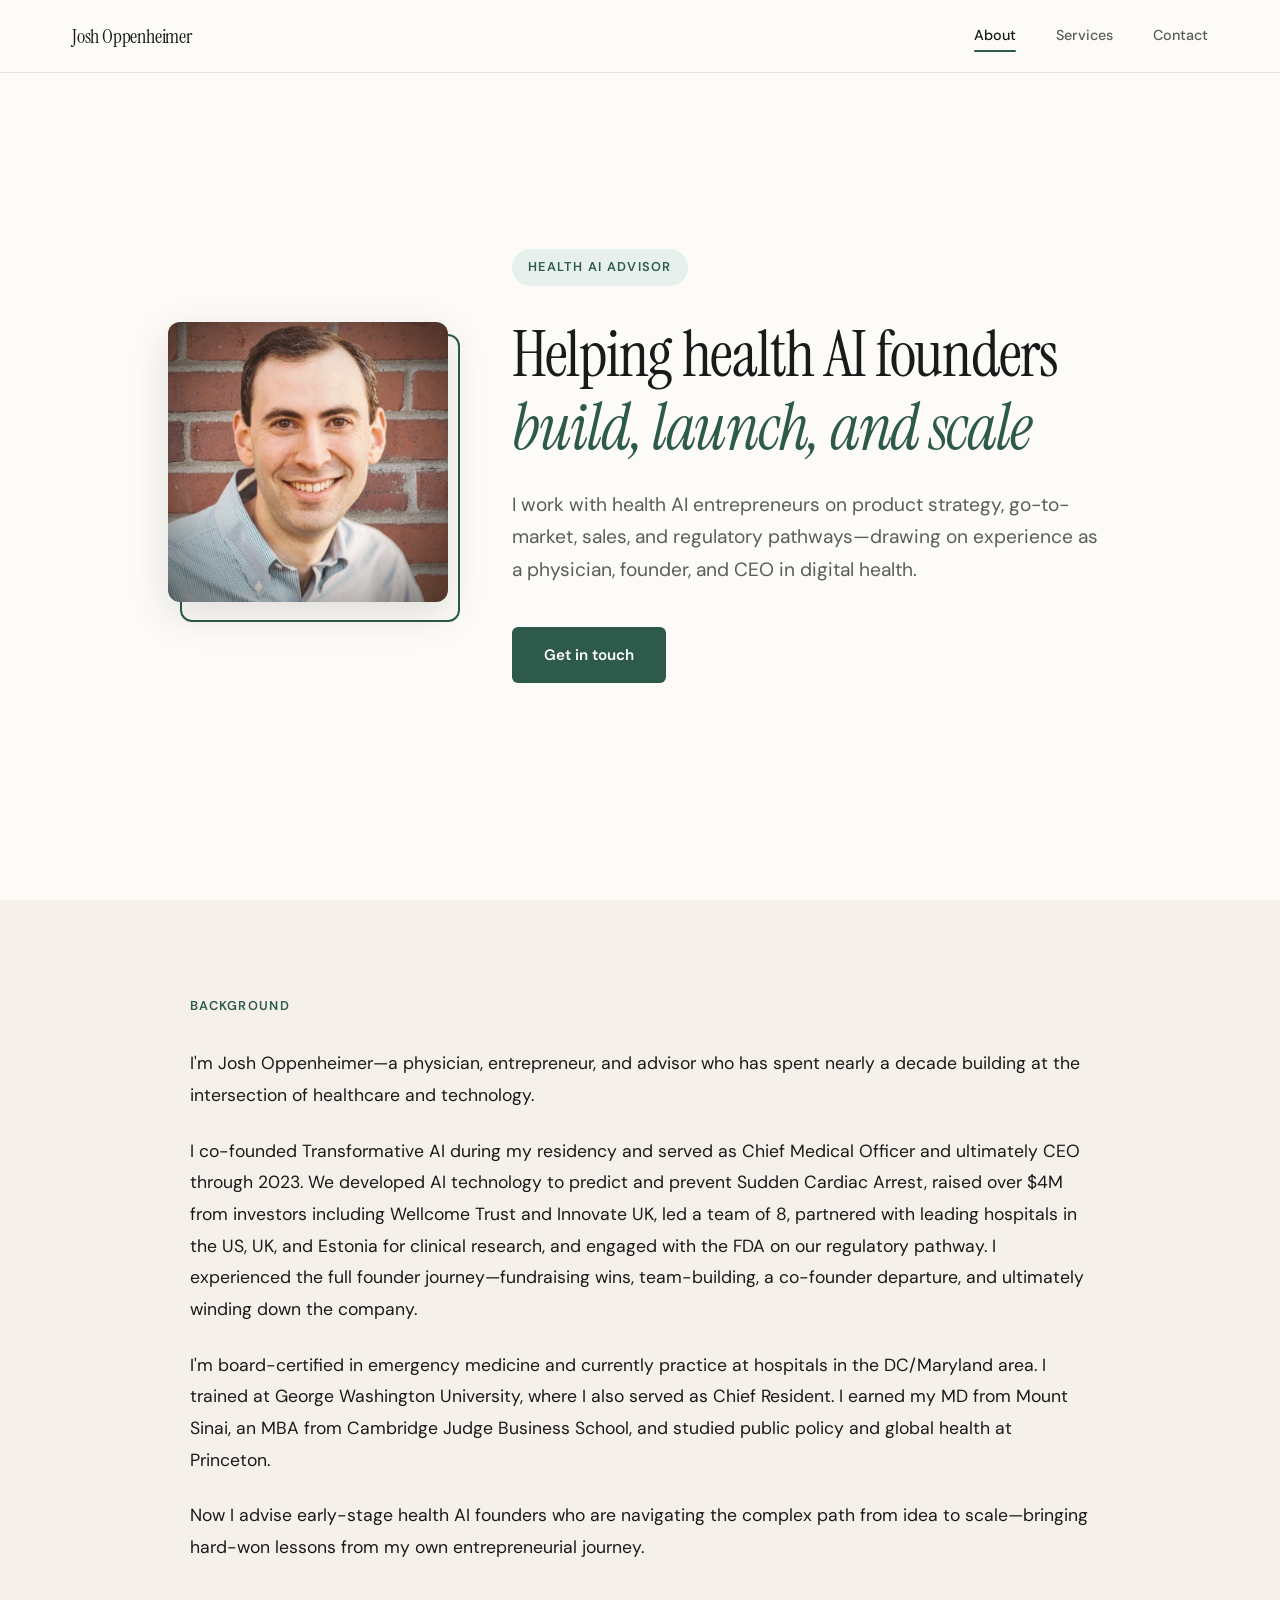
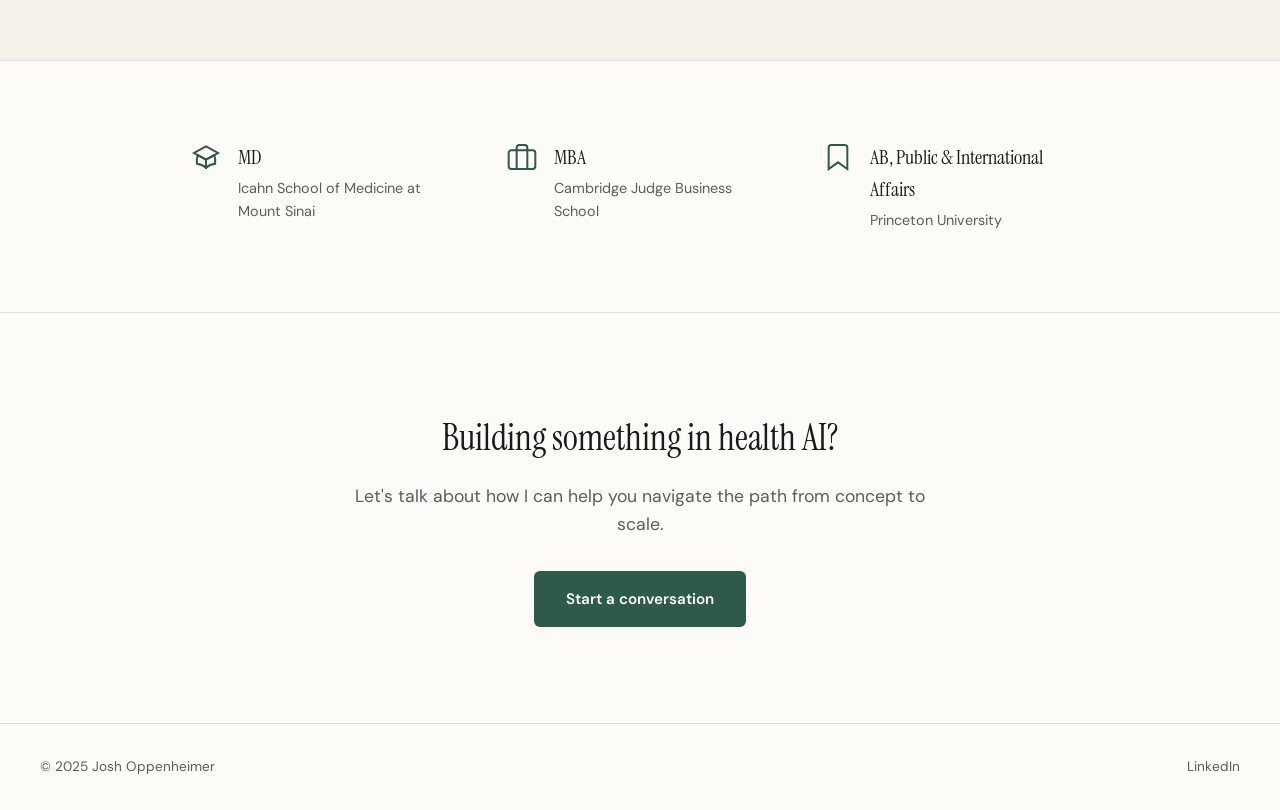
<file: index.html>
<!DOCTYPE html>
<html lang="en">
<head>
    <meta charset="UTF-8">
    <meta name="viewport" content="width=device-width, initial-scale=1.0">
    <title>Josh Oppenheimer, MD, MBA | Health AI Consulting</title>
    <link rel="preconnect" href="https://fonts.googleapis.com">
    <link rel="preconnect" href="https://fonts.gstatic.com" crossorigin>
    <link href="https://fonts.googleapis.com/css2?family=Instrument+Serif:ital@0;1&family=DM+Sans:wght@400;500;600&display=swap" rel="stylesheet">
    <link rel="stylesheet" href="styles.css">
</head>
<body>
    <nav class="nav">
        <div class="nav-container">
            <a href="index.html" class="nav-logo">Josh Oppenheimer</a>
            <div class="nav-links">
                <a href="index.html" class="nav-link active">About</a>
                <a href="services.html" class="nav-link">Services</a>
                <a href="contact.html" class="nav-link">Contact</a>
            </div>
        </div>
    </nav>

    <main>
        <section class="hero">
            <div class="hero-content">
                <div class="hero-photo">
                    <img src="photo.jpg" alt="Josh Oppenheimer" />
                </div>
                <div class="hero-text">
                    <div class="hero-badge">Health AI Advisor</div>
                    <h1 class="hero-title">Helping health AI founders<br><em>build, launch, and scale</em></h1>
                    <p class="hero-subtitle">I work with health AI entrepreneurs on product strategy, go-to-market, sales, and regulatory pathways—drawing on experience as a physician, founder, and CEO in digital health.</p>
                    <a href="contact.html" class="hero-cta">Get in touch</a>
                </div>
            </div>
        </section>

        <section class="about">
            <div class="about-container">
                <div class="about-label">Background</div>
                <div class="about-content">
                    <p>I'm Josh Oppenheimer—a physician, entrepreneur, and advisor who has spent nearly a decade building at the intersection of healthcare and technology.</p>
                    <p>I co-founded Transformative AI during my residency and served as Chief Medical Officer and ultimately CEO through 2023. We developed AI technology to predict and prevent Sudden Cardiac Arrest, raised over $4M from investors including Wellcome Trust and Innovate UK, led a team of 8, partnered with leading hospitals in the US, UK, and Estonia for clinical research, and engaged with the FDA on our regulatory pathway. I experienced the full founder journey—fundraising wins, team-building, a co-founder departure, and ultimately winding down the company.</p>
                    <p>I'm board-certified in emergency medicine and currently practice at hospitals in the DC/Maryland area. I trained at George Washington University, where I also served as Chief Resident. I earned my MD from Mount Sinai, an MBA from Cambridge Judge Business School, and studied public policy and global health at Princeton.</p>
                    <p>Now I advise early-stage health AI founders who are navigating the complex path from idea to scale—bringing hard-won lessons from my own entrepreneurial journey.</p>
                </div>
            </div>
        </section>

        <section class="credentials">
            <div class="credentials-container">
                <div class="credential">
                    <div class="credential-icon">
                        <svg width="32" height="32" viewBox="0 0 24 24" fill="none" stroke="currentColor" stroke-width="1.5">
                            <path d="M12 14l9-5-9-5-9 5 9 5z"/>
                            <path d="M12 14l6.16-3.422a12.083 12.083 0 01.665 6.479A11.952 11.952 0 0012 20.055a11.952 11.952 0 00-6.824-2.998 12.078 12.078 0 01.665-6.479L12 14z"/>
                            <path d="M12 14v7"/>
                        </svg>
                    </div>
                    <div class="credential-text">
                        <span class="credential-title">MD</span>
                        <span class="credential-source">Icahn School of Medicine at Mount Sinai</span>
                    </div>
                </div>
                <div class="credential">
                    <div class="credential-icon">
                        <svg width="32" height="32" viewBox="0 0 24 24" fill="none" stroke="currentColor" stroke-width="1.5">
                            <rect x="2" y="7" width="20" height="14" rx="2"/>
                            <path d="M16 21V5a2 2 0 00-2-2h-4a2 2 0 00-2 2v16"/>
                        </svg>
                    </div>
                    <div class="credential-text">
                        <span class="credential-title">MBA</span>
                        <span class="credential-source">Cambridge Judge Business School</span>
                    </div>
                </div>
                <div class="credential">
                    <div class="credential-icon">
                        <svg width="32" height="32" viewBox="0 0 24 24" fill="none" stroke="currentColor" stroke-width="1.5">
                            <path d="M19 21l-7-5-7 5V5a2 2 0 012-2h10a2 2 0 012 2z"/>
                        </svg>
                    </div>
                    <div class="credential-text">
                        <span class="credential-title">AB, Public & International Affairs</span>
                        <span class="credential-source">Princeton University</span>
                    </div>
                </div>
            </div>
        </section>

        <section class="cta-section">
            <div class="cta-container">
                <h2 class="cta-title">Building something in health AI?</h2>
                <p class="cta-text">Let's talk about how I can help you navigate the path from concept to scale.</p>
                <a href="contact.html" class="cta-button">Start a conversation</a>
            </div>
        </section>
    </main>

    <footer class="footer">
        <div class="footer-container">
            <span>© 2025 Josh Oppenheimer</span>
            <a href="https://www.linkedin.com/in/joshua-s-oppenheimer" target="_blank" rel="noopener">LinkedIn</a>
        </div>
    </footer>
</body>
</html>
</file>
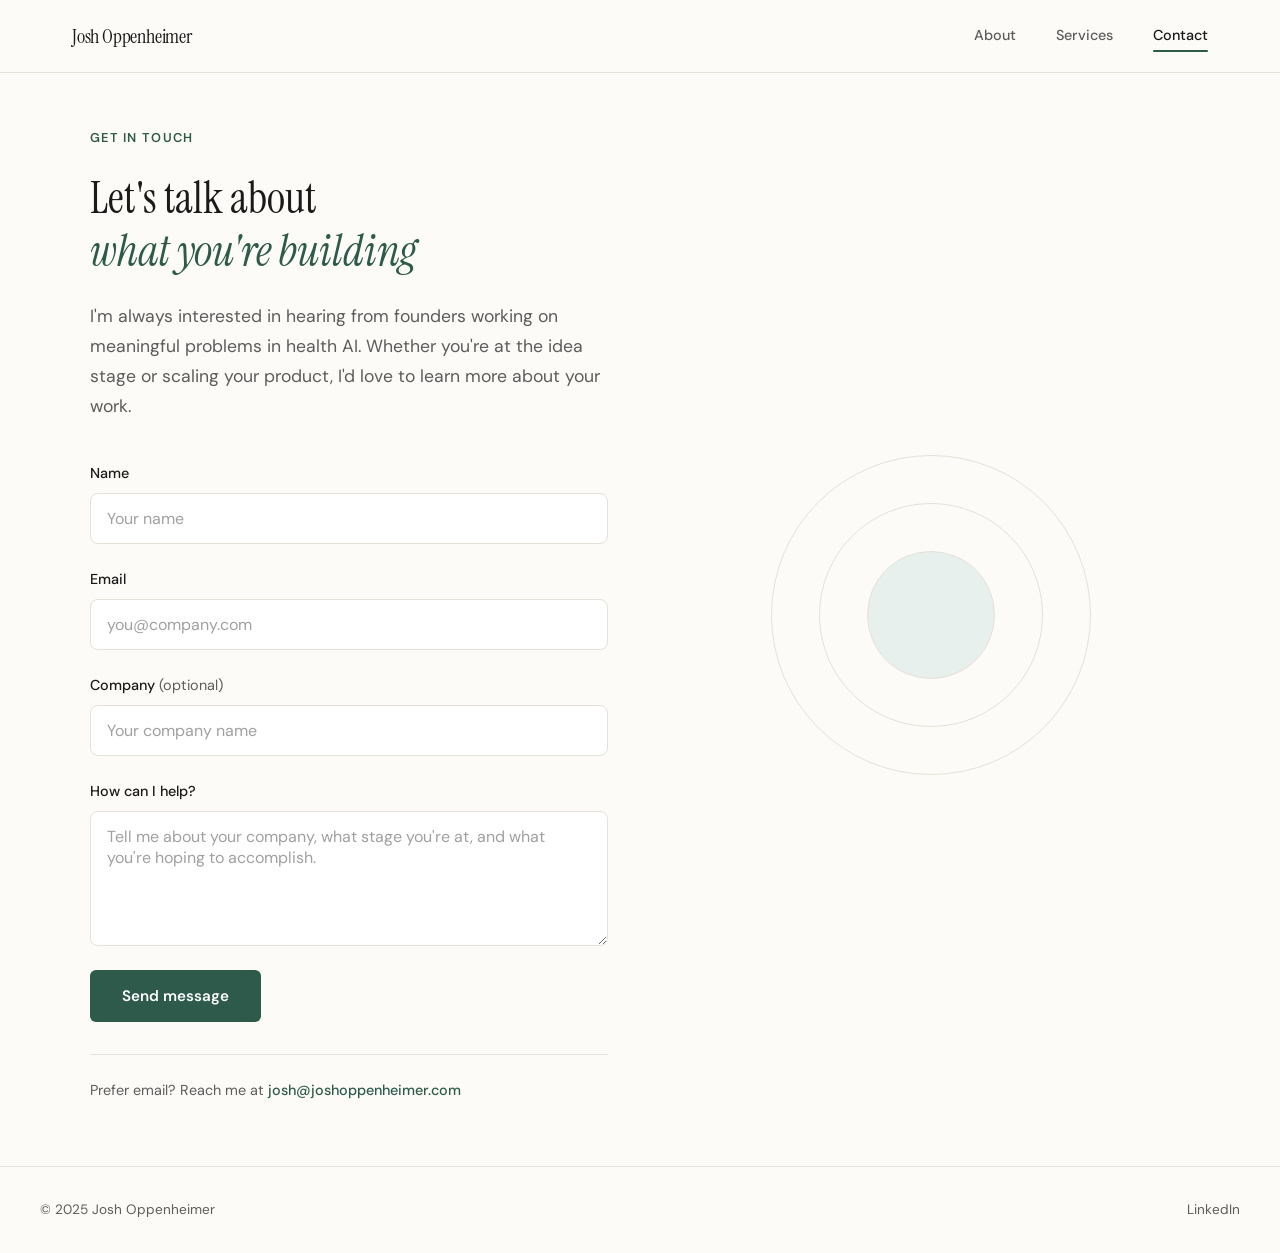
<file: contact (1).html>
<!DOCTYPE html>
<html lang="en">
<head>
    <meta charset="UTF-8">
    <meta name="viewport" content="width=device-width, initial-scale=1.0">
    <title>Contact | Josh Oppenheimer, MD, MBA</title>
    <link rel="preconnect" href="https://fonts.googleapis.com">
    <link rel="preconnect" href="https://fonts.gstatic.com" crossorigin>
    <link href="https://fonts.googleapis.com/css2?family=Instrument+Serif:ital@0;1&family=DM+Sans:wght@400;500;600&display=swap" rel="stylesheet">
    <link rel="stylesheet" href="styles.css">
</head>
<body>
    <nav class="nav">
        <div class="nav-container">
            <a href="index.html" class="nav-logo">Josh Oppenheimer</a>
            <div class="nav-links">
                <a href="index.html" class="nav-link">About</a>
                <a href="services.html" class="nav-link">Services</a>
                <a href="contact.html" class="nav-link active">Contact</a>
            </div>
        </div>
    </nav>

    <main>
        <section class="contact-section">
            <div class="contact-container">
                <div class="contact-content">
                    <div class="contact-label">Get in Touch</div>
                    <h1 class="contact-title">Let's talk about<br><em>what you're building</em></h1>
                    <p class="contact-text">I'm always interested in hearing from founders working on meaningful problems in health AI. Whether you're at the idea stage or scaling your product, I'd love to learn more about your work.</p>
                    
                    <form action="https://formspree.io/f/YOUR_FORM_ID" method="POST" class="contact-form">
                        <div class="form-group">
                            <label for="name">Name</label>
                            <input type="text" id="name" name="name" required placeholder="Your name">
                        </div>
                        
                        <div class="form-group">
                            <label for="email">Email</label>
                            <input type="email" id="email" name="email" required placeholder="you@company.com">
                        </div>
                        
                        <div class="form-group">
                            <label for="company">Company <span class="optional">(optional)</span></label>
                            <input type="text" id="company" name="company" placeholder="Your company name">
                        </div>
                        
                        <div class="form-group">
                            <label for="message">How can I help?</label>
                            <textarea id="message" name="message" rows="5" required placeholder="Tell me about your company, what stage you're at, and what you're hoping to accomplish."></textarea>
                        </div>
                        
                        <button type="submit" class="form-submit">Send message</button>
                    </form>
                    
                    <div class="contact-alt">
                        <p>Prefer email? Reach me at <a href="mailto:josh@joshoppenheimer.com">josh@joshoppenheimer.com</a></p>
                    </div>
                </div>

                <div class="contact-visual">
                    <div class="contact-visual-inner">
                        <div class="visual-circle"></div>
                        <div class="visual-circle"></div>
                        <div class="visual-circle"></div>
                    </div>
                </div>
            </div>
        </section>
    </main>

    <footer class="footer">
        <div class="footer-container">
            <span>© 2025 Josh Oppenheimer</span>
            <a href="https://www.linkedin.com/in/joshua-s-oppenheimer" target="_blank" rel="noopener">LinkedIn</a>
        </div>
    </footer>
</body>
</html>
</file>
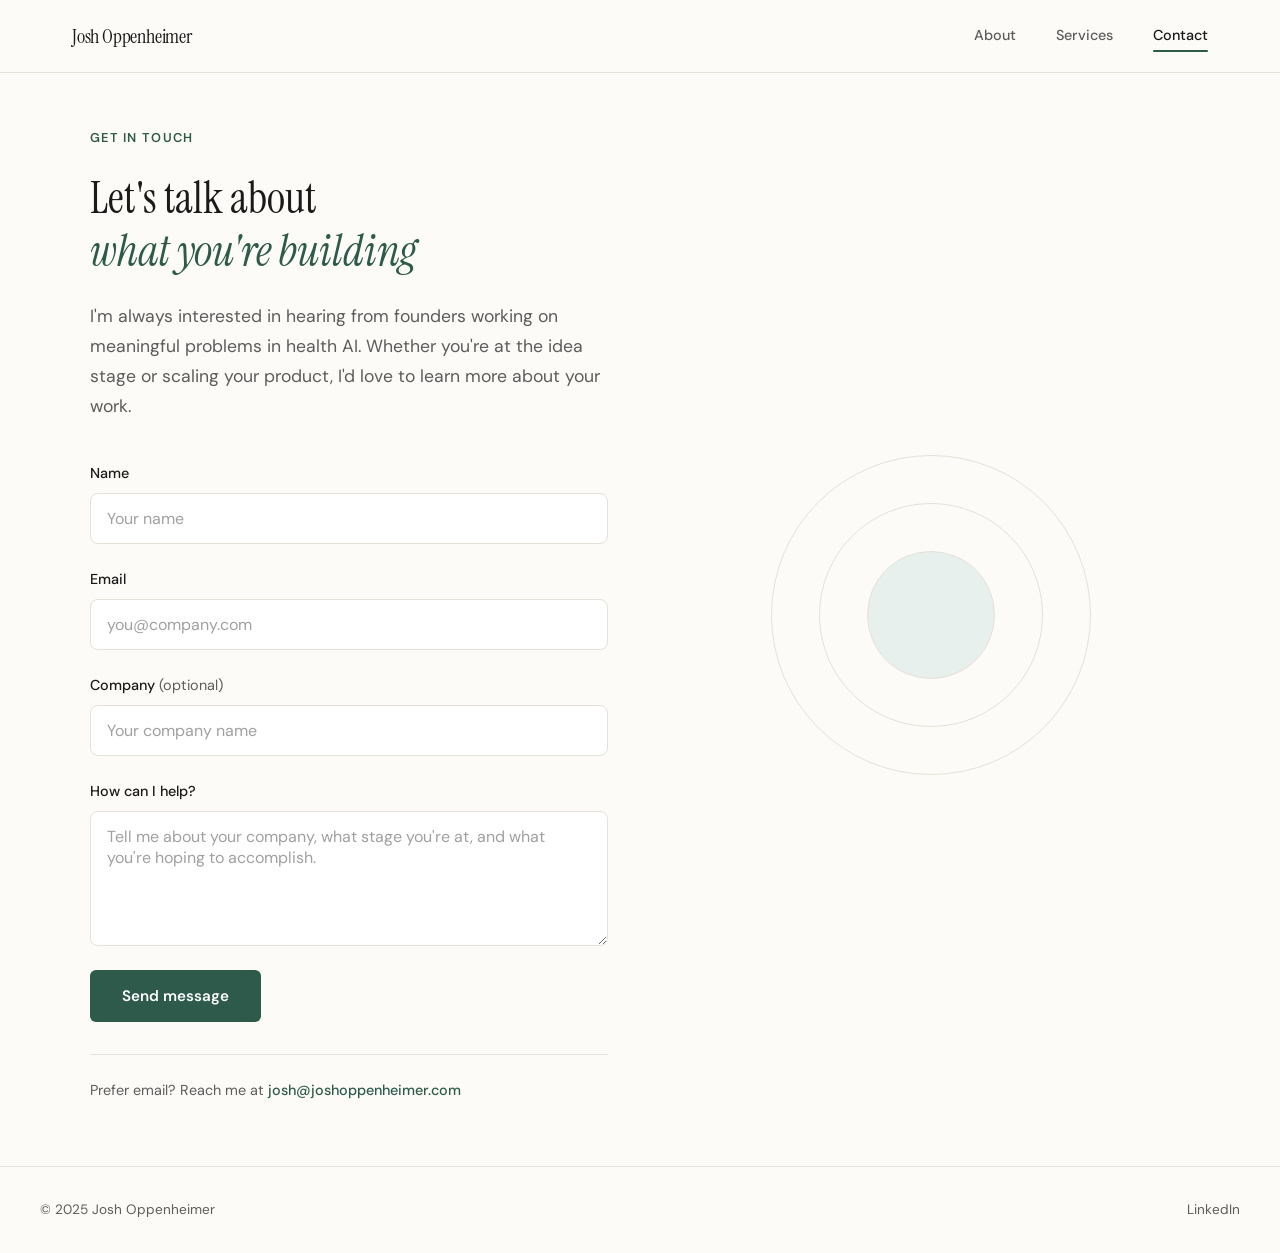
<file: contact.html>
<!DOCTYPE html>
<html lang="en">
<head>
    <meta charset="UTF-8">
    <meta name="viewport" content="width=device-width, initial-scale=1.0">
    <title>Contact | Josh Oppenheimer, MD, MBA</title>
    <link rel="preconnect" href="https://fonts.googleapis.com">
    <link rel="preconnect" href="https://fonts.gstatic.com" crossorigin>
    <link href="https://fonts.googleapis.com/css2?family=Instrument+Serif:ital@0;1&family=DM+Sans:wght@400;500;600&display=swap" rel="stylesheet">
    <link rel="stylesheet" href="styles.css">
</head>
<body>
    <nav class="nav">
        <div class="nav-container">
            <a href="index.html" class="nav-logo">Josh Oppenheimer</a>
            <div class="nav-links">
                <a href="index.html" class="nav-link">About</a>
                <a href="services.html" class="nav-link">Services</a>
                <a href="contact.html" class="nav-link active">Contact</a>
            </div>
        </div>
    </nav>

    <main>
        <section class="contact-section">
            <div class="contact-container">
                <div class="contact-content">
                    <div class="contact-label">Get in Touch</div>
                    <h1 class="contact-title">Let's talk about<br><em>what you're building</em></h1>
                    <p class="contact-text">I'm always interested in hearing from founders working on meaningful problems in health AI. Whether you're at the idea stage or scaling your product, I'd love to learn more about your work.</p>
                    
                    <form action="https://formspree.io/f/xdazyylk" method="POST" class="contact-form">
                        <div class="form-group">
                            <label for="name">Name</label>
                            <input type="text" id="name" name="name" required placeholder="Your name">
                        </div>
                        
                        <div class="form-group">
                            <label for="email">Email</label>
                            <input type="email" id="email" name="email" required placeholder="you@company.com">
                        </div>
                        
                        <div class="form-group">
                            <label for="company">Company <span class="optional">(optional)</span></label>
                            <input type="text" id="company" name="company" placeholder="Your company name">
                        </div>
                        
                        <div class="form-group">
                            <label for="message">How can I help?</label>
                            <textarea id="message" name="message" rows="5" required placeholder="Tell me about your company, what stage you're at, and what you're hoping to accomplish."></textarea>
                        </div>
                        
                        <button type="submit" class="form-submit">Send message</button>
                    </form>
                    
                    <div class="contact-alt">
                        <p>Prefer email? Reach me at <a href="mailto:josh@joshoppenheimer.com">josh@joshoppenheimer.com</a></p>
                    </div>
                </div>

                <div class="contact-visual">
                    <div class="contact-visual-inner">
                        <div class="visual-circle"></div>
                        <div class="visual-circle"></div>
                        <div class="visual-circle"></div>
                    </div>
                </div>
            </div>
        </section>
    </main>

    <footer class="footer">
        <div class="footer-container">
            <span>© 2025 Josh Oppenheimer</span>
            <a href="https://www.linkedin.com/in/joshua-s-oppenheimer" target="_blank" rel="noopener">LinkedIn</a>
        </div>
    </footer>
</body>
</html>
</file>
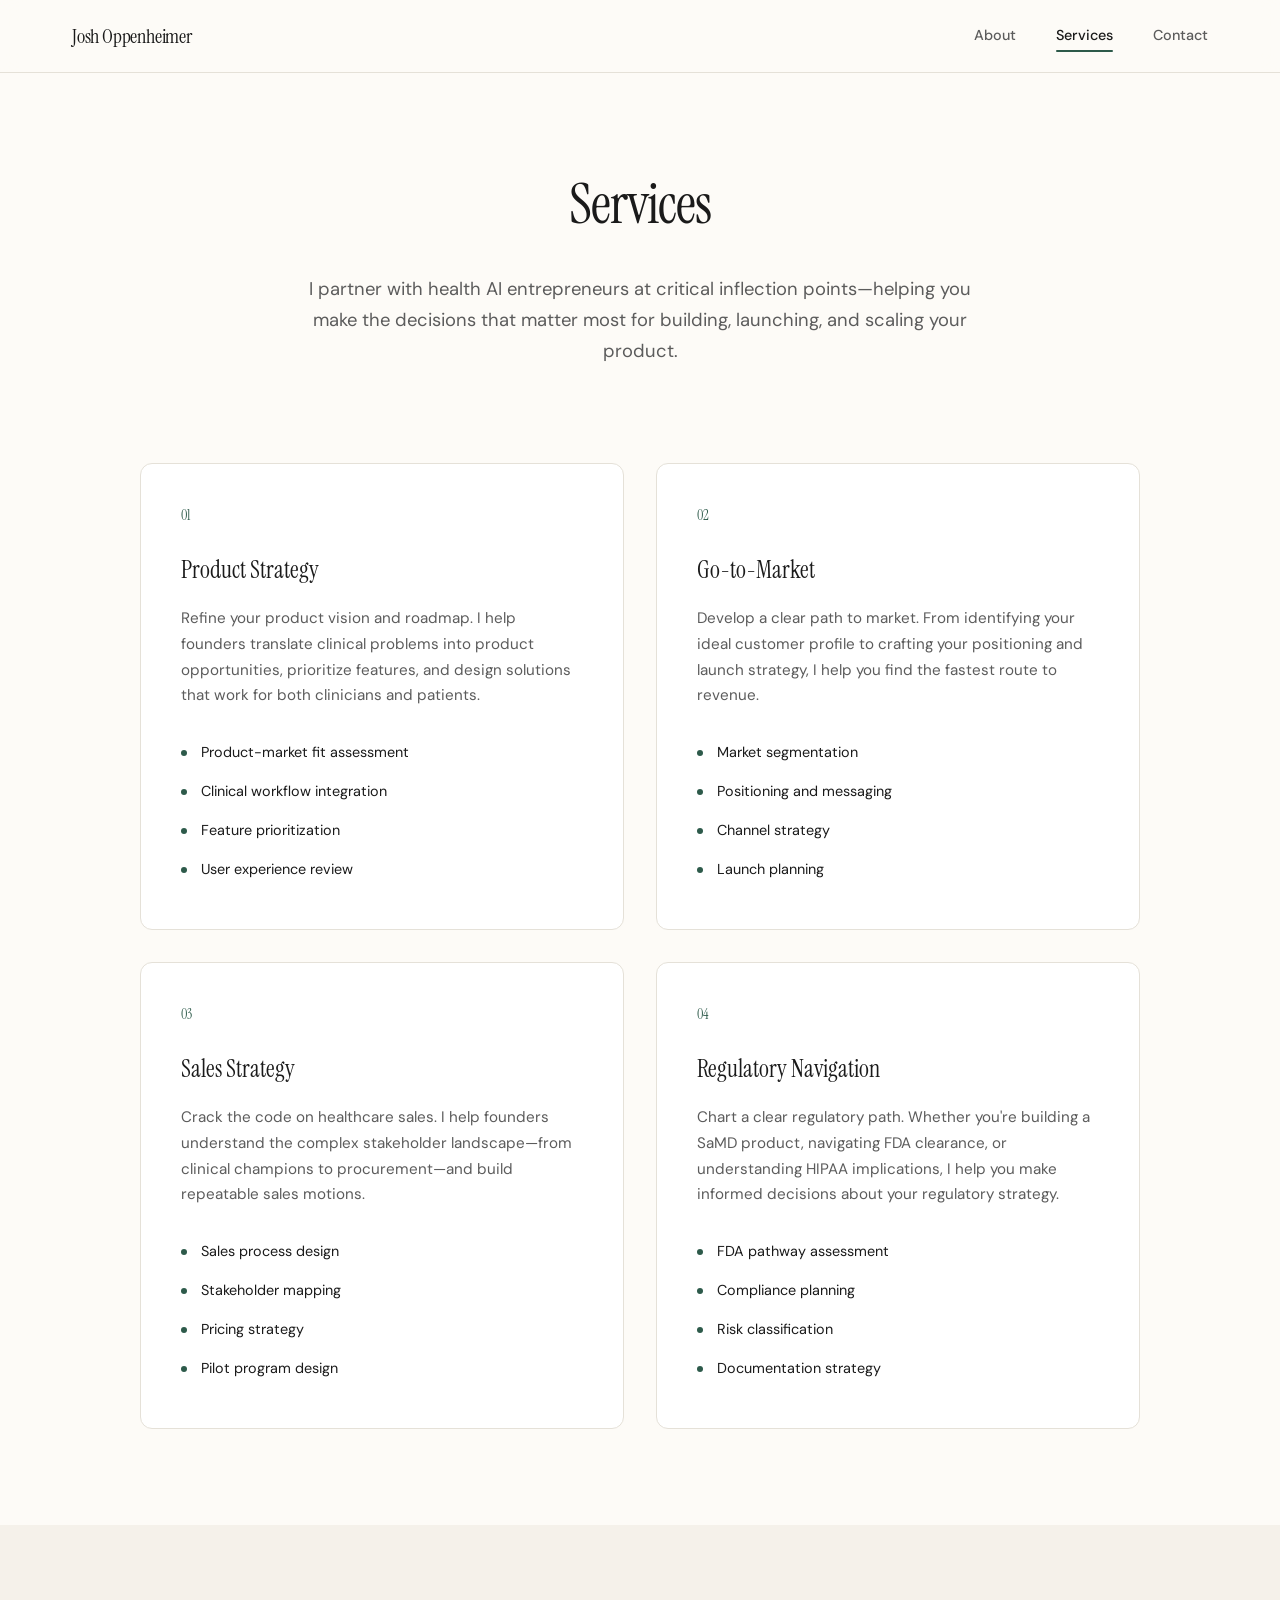
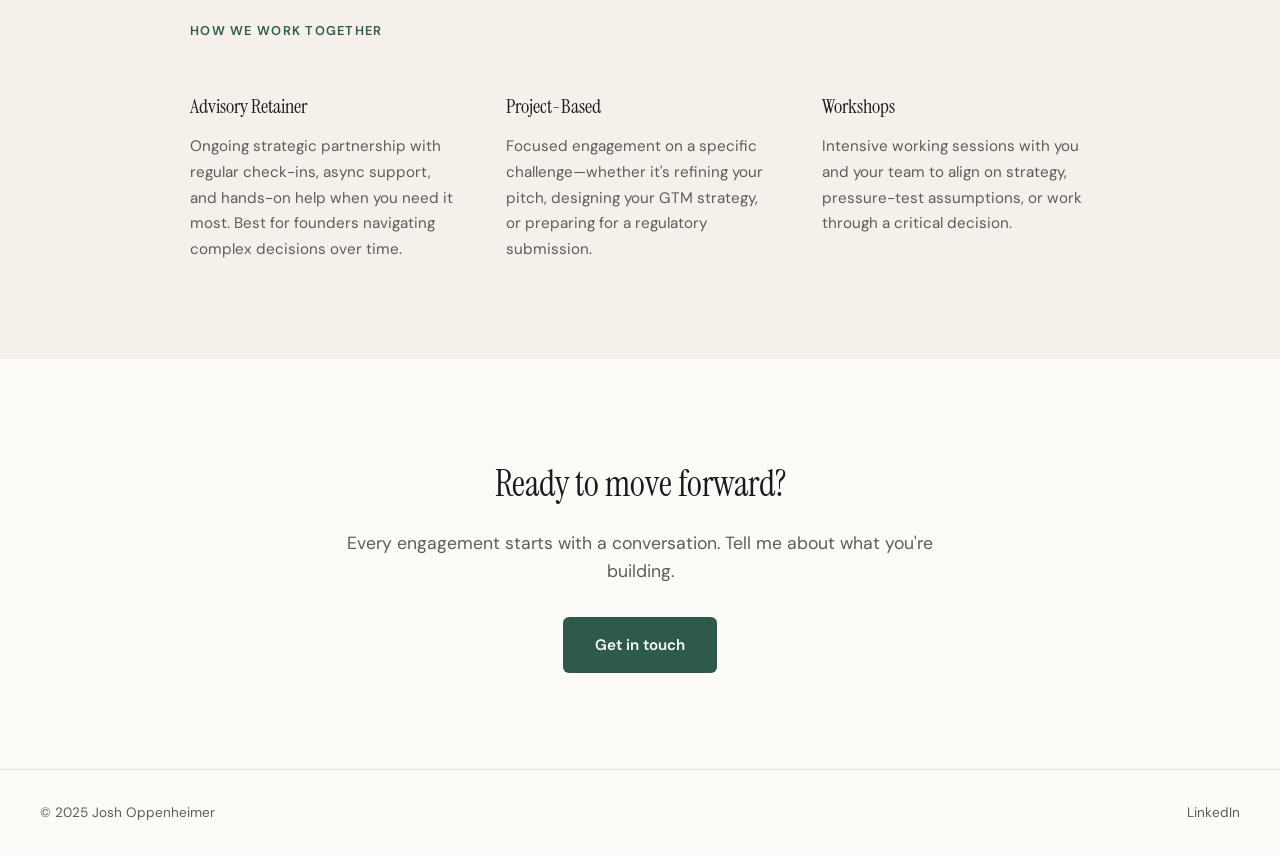
<file: services.html>
<!DOCTYPE html>
<html lang="en">
<head>
    <meta charset="UTF-8">
    <meta name="viewport" content="width=device-width, initial-scale=1.0">
    <title>Services | Josh Oppenheimer, MD, MBA</title>
    <link rel="preconnect" href="https://fonts.googleapis.com">
    <link rel="preconnect" href="https://fonts.gstatic.com" crossorigin>
    <link href="https://fonts.googleapis.com/css2?family=Instrument+Serif:ital@0;1&family=DM+Sans:wght@400;500;600&display=swap" rel="stylesheet">
    <link rel="stylesheet" href="styles.css">
</head>
<body>
    <nav class="nav">
        <div class="nav-container">
            <a href="index.html" class="nav-logo">Josh Oppenheimer</a>
            <div class="nav-links">
                <a href="index.html" class="nav-link">About</a>
                <a href="services.html" class="nav-link active">Services</a>
                <a href="contact.html" class="nav-link">Contact</a>
            </div>
        </div>
    </nav>

    <main>
        <section class="page-header">
            <div class="page-header-content">
                <h1 class="page-title">Services</h1>
                <p class="page-subtitle">I partner with health AI entrepreneurs at critical inflection points—helping you make the decisions that matter most for building, launching, and scaling your product.</p>
            </div>
        </section>

        <section class="services">
            <div class="services-container">
                <div class="service-card">
                    <div class="service-number">01</div>
                    <h3 class="service-title">Product Strategy</h3>
                    <p class="service-description">Refine your product vision and roadmap. I help founders translate clinical problems into product opportunities, prioritize features, and design solutions that work for both clinicians and patients.</p>
                    <ul class="service-list">
                        <li>Product-market fit assessment</li>
                        <li>Clinical workflow integration</li>
                        <li>Feature prioritization</li>
                        <li>User experience review</li>
                    </ul>
                </div>

                <div class="service-card">
                    <div class="service-number">02</div>
                    <h3 class="service-title">Go-to-Market</h3>
                    <p class="service-description">Develop a clear path to market. From identifying your ideal customer profile to crafting your positioning and launch strategy, I help you find the fastest route to revenue.</p>
                    <ul class="service-list">
                        <li>Market segmentation</li>
                        <li>Positioning and messaging</li>
                        <li>Channel strategy</li>
                        <li>Launch planning</li>
                    </ul>
                </div>

                <div class="service-card">
                    <div class="service-number">03</div>
                    <h3 class="service-title">Sales Strategy</h3>
                    <p class="service-description">Crack the code on healthcare sales. I help founders understand the complex stakeholder landscape—from clinical champions to procurement—and build repeatable sales motions.</p>
                    <ul class="service-list">
                        <li>Sales process design</li>
                        <li>Stakeholder mapping</li>
                        <li>Pricing strategy</li>
                        <li>Pilot program design</li>
                    </ul>
                </div>

                <div class="service-card">
                    <div class="service-number">04</div>
                    <h3 class="service-title">Regulatory Navigation</h3>
                    <p class="service-description">Chart a clear regulatory path. Whether you're building a SaMD product, navigating FDA clearance, or understanding HIPAA implications, I help you make informed decisions about your regulatory strategy.</p>
                    <ul class="service-list">
                        <li>FDA pathway assessment</li>
                        <li>Compliance planning</li>
                        <li>Risk classification</li>
                        <li>Documentation strategy</li>
                    </ul>
                </div>
            </div>
        </section>

        <section class="engagement">
            <div class="engagement-container">
                <div class="engagement-label">How We Work Together</div>
                <div class="engagement-content">
                    <div class="engagement-option">
                        <h3>Advisory Retainer</h3>
                        <p>Ongoing strategic partnership with regular check-ins, async support, and hands-on help when you need it most. Best for founders navigating complex decisions over time.</p>
                    </div>
                    <div class="engagement-option">
                        <h3>Project-Based</h3>
                        <p>Focused engagement on a specific challenge—whether it's refining your pitch, designing your GTM strategy, or preparing for a regulatory submission.</p>
                    </div>
                    <div class="engagement-option">
                        <h3>Workshops</h3>
                        <p>Intensive working sessions with you and your team to align on strategy, pressure-test assumptions, or work through a critical decision.</p>
                    </div>
                </div>
            </div>
        </section>

        <section class="cta-section">
            <div class="cta-container">
                <h2 class="cta-title">Ready to move forward?</h2>
                <p class="cta-text">Every engagement starts with a conversation. Tell me about what you're building.</p>
                <a href="contact.html" class="cta-button">Get in touch</a>
            </div>
        </section>
    </main>

    <footer class="footer">
        <div class="footer-container">
            <span>© 2025 Josh Oppenheimer</span>
            <a href="https://www.linkedin.com/in/joshua-s-oppenheimer" target="_blank" rel="noopener">LinkedIn</a>
        </div>
    </footer>
</body>
</html>
</file>
<file: styles.css>
/* ===================================
   Josh Oppenheimer - Health AI Consulting
   A refined, warm professional aesthetic
   =================================== */

:root {
    --color-bg: #FDFBF7;
    --color-bg-alt: #F5F1EA;
    --color-text: #1A1A1A;
    --color-text-muted: #5C5C5C;
    --color-accent: #2D5A4A;
    --color-accent-light: #E8F0ED;
    --color-border: #E5E1D8;
    --font-serif: 'Instrument Serif', Georgia, serif;
    --font-sans: 'DM Sans', -apple-system, BlinkMacSystemFont, sans-serif;
    --transition: 0.3s cubic-bezier(0.4, 0, 0.2, 1);
}

*, *::before, *::after {
    box-sizing: border-box;
    margin: 0;
    padding: 0;
}

html {
    font-size: 16px;
    scroll-behavior: smooth;
}

body {
    font-family: var(--font-sans);
    background-color: var(--color-bg);
    color: var(--color-text);
    line-height: 1.6;
    -webkit-font-smoothing: antialiased;
    -moz-osx-font-smoothing: grayscale;
}

/* ===== Navigation ===== */
.nav {
    position: fixed;
    top: 0;
    left: 0;
    right: 0;
    z-index: 100;
    background: rgba(253, 251, 247, 0.9);
    backdrop-filter: blur(12px);
    border-bottom: 1px solid var(--color-border);
}

.nav-container {
    max-width: 1200px;
    margin: 0 auto;
    padding: 1.25rem 2rem;
    display: flex;
    justify-content: space-between;
    align-items: center;
}

.nav-logo {
    font-family: var(--font-serif);
    font-size: 1.25rem;
    color: var(--color-text);
    text-decoration: none;
    letter-spacing: -0.01em;
}

.nav-links {
    display: flex;
    gap: 2.5rem;
}

.nav-link {
    font-size: 0.9rem;
    font-weight: 500;
    color: var(--color-text-muted);
    text-decoration: none;
    transition: color var(--transition);
    position: relative;
}

.nav-link:hover,
.nav-link.active {
    color: var(--color-text);
}

.nav-link.active::after {
    content: '';
    position: absolute;
    bottom: -4px;
    left: 0;
    right: 0;
    height: 2px;
    background: var(--color-accent);
    border-radius: 1px;
}

/* ===== Hero Section ===== */
.hero {
    min-height: 100vh;
    display: flex;
    align-items: center;
    padding: 8rem 2rem 6rem;
}

.hero-content {
    max-width: 1000px;
    margin: 0 auto;
    display: grid;
    grid-template-columns: 280px 1fr;
    gap: 4rem;
    align-items: center;
}

@media (max-width: 800px) {
    .hero-content {
        grid-template-columns: 1fr;
        text-align: center;
        gap: 2.5rem;
    }
    
    .hero-photo {
        justify-self: center;
    }
}

.hero-photo {
    position: relative;
}

.hero-photo img {
    width: 280px;
    height: 280px;
    object-fit: cover;
    border-radius: 12px;
    filter: grayscale(10%);
    box-shadow: 0 12px 40px rgba(0, 0, 0, 0.12);
}

.hero-photo::after {
    content: '';
    position: absolute;
    top: 12px;
    left: 12px;
    right: -12px;
    bottom: -12px;
    border: 2px solid var(--color-accent);
    border-radius: 12px;
    z-index: -1;
}

.hero-text {
    max-width: 600px;
}

@media (max-width: 800px) {
    .hero-text {
        max-width: 100%;
    }
}

.hero-badge {
    display: inline-block;
    font-size: 0.8rem;
    font-weight: 600;
    letter-spacing: 0.1em;
    text-transform: uppercase;
    color: var(--color-accent);
    background: var(--color-accent-light);
    padding: 0.5rem 1rem;
    border-radius: 100px;
    margin-bottom: 2rem;
}

.hero-title {
    font-family: var(--font-serif);
    font-size: clamp(2.5rem, 6vw, 4rem);
    font-weight: 400;
    line-height: 1.15;
    letter-spacing: -0.02em;
    margin-bottom: 1.5rem;
}

.hero-title em {
    font-style: italic;
    color: var(--color-accent);
}

.hero-subtitle {
    font-size: 1.2rem;
    color: var(--color-text-muted);
    max-width: 600px;
    line-height: 1.7;
    margin-bottom: 2.5rem;
}

.hero-cta {
    display: inline-block;
    font-size: 0.95rem;
    font-weight: 600;
    color: #fff;
    background: var(--color-accent);
    padding: 1rem 2rem;
    border-radius: 6px;
    text-decoration: none;
    transition: all var(--transition);
}

.hero-cta:hover {
    background: #234A3B;
    transform: translateY(-2px);
    box-shadow: 0 8px 24px rgba(45, 90, 74, 0.2);
}

/* ===== About Section ===== */
.about {
    padding: 6rem 2rem;
    background: var(--color-bg-alt);
}

.about-container {
    max-width: 900px;
    margin: 0 auto;
}

.about-label {
    font-size: 0.8rem;
    font-weight: 600;
    letter-spacing: 0.1em;
    text-transform: uppercase;
    color: var(--color-accent);
    margin-bottom: 2rem;
}

.about-content p {
    font-size: 1.1rem;
    line-height: 1.8;
    color: var(--color-text);
    margin-bottom: 1.5rem;
}

.about-content p:last-child {
    margin-bottom: 0;
}

/* ===== Credentials Section ===== */
.credentials {
    padding: 5rem 2rem;
    border-top: 1px solid var(--color-border);
    border-bottom: 1px solid var(--color-border);
}

.credentials-container {
    max-width: 900px;
    margin: 0 auto;
    display: grid;
    grid-template-columns: repeat(auto-fit, minmax(250px, 1fr));
    gap: 3rem;
}

.credential {
    display: flex;
    align-items: flex-start;
    gap: 1rem;
}

.credential-icon {
    color: var(--color-accent);
    flex-shrink: 0;
}

.credential-text {
    display: flex;
    flex-direction: column;
    gap: 0.25rem;
}

.credential-title {
    font-family: var(--font-serif);
    font-size: 1.25rem;
}

.credential-source {
    font-size: 0.9rem;
    color: var(--color-text-muted);
}

/* ===== Page Header ===== */
.page-header {
    padding: 10rem 2rem 4rem;
    text-align: center;
}

.page-header-content {
    max-width: 700px;
    margin: 0 auto;
}

.page-title {
    font-family: var(--font-serif);
    font-size: clamp(2.5rem, 5vw, 3.5rem);
    font-weight: 400;
    letter-spacing: -0.02em;
    margin-bottom: 1.5rem;
}

.page-subtitle {
    font-size: 1.15rem;
    color: var(--color-text-muted);
    line-height: 1.7;
}

/* ===== Services Section ===== */
.services {
    padding: 2rem 2rem 6rem;
}

.services-container {
    max-width: 1000px;
    margin: 0 auto;
    display: grid;
    grid-template-columns: repeat(auto-fit, minmax(400px, 1fr));
    gap: 2rem;
}

@media (max-width: 500px) {
    .services-container {
        grid-template-columns: 1fr;
    }
}

.service-card {
    background: #fff;
    border: 1px solid var(--color-border);
    border-radius: 12px;
    padding: 2.5rem;
    transition: all var(--transition);
}

.service-card:hover {
    border-color: var(--color-accent);
    box-shadow: 0 8px 32px rgba(0, 0, 0, 0.06);
}

.service-number {
    font-family: var(--font-serif);
    font-size: 0.9rem;
    color: var(--color-accent);
    margin-bottom: 1.5rem;
}

.service-title {
    font-family: var(--font-serif);
    font-size: 1.5rem;
    font-weight: 400;
    margin-bottom: 1rem;
}

.service-description {
    font-size: 0.95rem;
    color: var(--color-text-muted);
    line-height: 1.7;
    margin-bottom: 1.5rem;
}

.service-list {
    list-style: none;
}

.service-list li {
    font-size: 0.9rem;
    color: var(--color-text);
    padding: 0.5rem 0;
    padding-left: 1.25rem;
    position: relative;
}

.service-list li::before {
    content: '';
    position: absolute;
    left: 0;
    top: 50%;
    transform: translateY(-50%);
    width: 6px;
    height: 6px;
    background: var(--color-accent);
    border-radius: 50%;
}

/* ===== Engagement Section ===== */
.engagement {
    padding: 6rem 2rem;
    background: var(--color-bg-alt);
}

.engagement-container {
    max-width: 900px;
    margin: 0 auto;
}

.engagement-label {
    font-size: 0.8rem;
    font-weight: 600;
    letter-spacing: 0.1em;
    text-transform: uppercase;
    color: var(--color-accent);
    margin-bottom: 3rem;
}

.engagement-content {
    display: grid;
    grid-template-columns: repeat(auto-fit, minmax(250px, 1fr));
    gap: 3rem;
}

.engagement-option h3 {
    font-family: var(--font-serif);
    font-size: 1.25rem;
    font-weight: 400;
    margin-bottom: 0.75rem;
}

.engagement-option p {
    font-size: 0.95rem;
    color: var(--color-text-muted);
    line-height: 1.7;
}

/* ===== CTA Section ===== */
.cta-section {
    padding: 6rem 2rem;
    text-align: center;
}

.cta-container {
    max-width: 600px;
    margin: 0 auto;
}

.cta-title {
    font-family: var(--font-serif);
    font-size: clamp(1.75rem, 4vw, 2.25rem);
    font-weight: 400;
    margin-bottom: 1rem;
}

.cta-text {
    font-size: 1.1rem;
    color: var(--color-text-muted);
    margin-bottom: 2rem;
}

.cta-button {
    display: inline-block;
    font-size: 0.95rem;
    font-weight: 600;
    color: #fff;
    background: var(--color-accent);
    padding: 1rem 2rem;
    border-radius: 6px;
    text-decoration: none;
    transition: all var(--transition);
}

.cta-button:hover {
    background: #234A3B;
    transform: translateY(-2px);
    box-shadow: 0 8px 24px rgba(45, 90, 74, 0.2);
}

/* ===== Contact Section ===== */
.contact-section {
    min-height: 100vh;
    display: flex;
    align-items: center;
    padding: 8rem 2rem 4rem;
}

.contact-container {
    max-width: 1100px;
    margin: 0 auto;
    display: grid;
    grid-template-columns: 1fr 1fr;
    gap: 4rem;
    align-items: center;
}

@media (max-width: 800px) {
    .contact-container {
        grid-template-columns: 1fr;
    }
    
    .contact-visual {
        display: none;
    }
}

.contact-label {
    font-size: 0.8rem;
    font-weight: 600;
    letter-spacing: 0.1em;
    text-transform: uppercase;
    color: var(--color-accent);
    margin-bottom: 1.5rem;
}

.contact-title {
    font-family: var(--font-serif);
    font-size: clamp(2rem, 4vw, 2.75rem);
    font-weight: 400;
    line-height: 1.2;
    margin-bottom: 1.5rem;
}

.contact-title em {
    font-style: italic;
    color: var(--color-accent);
}

.contact-text {
    font-size: 1.1rem;
    color: var(--color-text-muted);
    line-height: 1.7;
    margin-bottom: 2.5rem;
}

/* ===== Contact Form ===== */
.contact-form {
    display: flex;
    flex-direction: column;
    gap: 1.5rem;
}

.form-group {
    display: flex;
    flex-direction: column;
    gap: 0.5rem;
}

.form-group label {
    font-size: 0.9rem;
    font-weight: 500;
    color: var(--color-text);
}

.form-group .optional {
    font-weight: 400;
    color: var(--color-text-muted);
}

.form-group input,
.form-group textarea {
    font-family: var(--font-sans);
    font-size: 1rem;
    padding: 0.875rem 1rem;
    border: 1px solid var(--color-border);
    border-radius: 8px;
    background: #fff;
    color: var(--color-text);
    transition: all var(--transition);
}

.form-group input::placeholder,
.form-group textarea::placeholder {
    color: #A0A0A0;
}

.form-group input:focus,
.form-group textarea:focus {
    outline: none;
    border-color: var(--color-accent);
    box-shadow: 0 0 0 3px var(--color-accent-light);
}

.form-group textarea {
    resize: vertical;
    min-height: 120px;
}

.form-submit {
    font-family: var(--font-sans);
    font-size: 0.95rem;
    font-weight: 600;
    color: #fff;
    background: var(--color-accent);
    padding: 1rem 2rem;
    border: none;
    border-radius: 6px;
    cursor: pointer;
    transition: all var(--transition);
    align-self: flex-start;
}

.form-submit:hover {
    background: #234A3B;
    transform: translateY(-2px);
    box-shadow: 0 8px 24px rgba(45, 90, 74, 0.2);
}

.contact-alt {
    margin-top: 2rem;
    padding-top: 1.5rem;
    border-top: 1px solid var(--color-border);
}

.contact-alt p {
    font-size: 0.9rem;
    color: var(--color-text-muted);
}

.contact-alt a {
    color: var(--color-accent);
    text-decoration: none;
    font-weight: 500;
}

.contact-alt a:hover {
    text-decoration: underline;
}

.contact-visual {
    display: flex;
    justify-content: center;
    align-items: center;
}

.contact-visual-inner {
    position: relative;
    width: 320px;
    height: 320px;
}

.visual-circle {
    position: absolute;
    border-radius: 50%;
    border: 1px solid var(--color-border);
    animation: pulse 4s ease-in-out infinite;
}

.visual-circle:nth-child(1) {
    width: 100%;
    height: 100%;
    top: 0;
    left: 0;
    animation-delay: 0s;
}

.visual-circle:nth-child(2) {
    width: 70%;
    height: 70%;
    top: 15%;
    left: 15%;
    animation-delay: 0.5s;
}

.visual-circle:nth-child(3) {
    width: 40%;
    height: 40%;
    top: 30%;
    left: 30%;
    background: var(--color-accent-light);
    animation-delay: 1s;
}

@keyframes pulse {
    0%, 100% {
        transform: scale(1);
        opacity: 1;
    }
    50% {
        transform: scale(1.02);
        opacity: 0.8;
    }
}

/* ===== Footer ===== */
.footer {
    padding: 2rem;
    border-top: 1px solid var(--color-border);
}

.footer-container {
    max-width: 1200px;
    margin: 0 auto;
    display: flex;
    justify-content: space-between;
    align-items: center;
    font-size: 0.85rem;
    color: var(--color-text-muted);
}

.footer a {
    color: var(--color-text-muted);
    text-decoration: none;
    transition: color var(--transition);
}

.footer a:hover {
    color: var(--color-accent);
}

/* ===== Mobile Adjustments ===== */
@media (max-width: 600px) {
    .nav-container {
        padding: 1rem 1.25rem;
    }
    
    .nav-links {
        gap: 1.5rem;
    }
    
    .nav-link {
        font-size: 0.85rem;
    }
    
    .hero {
        padding: 7rem 1.25rem 4rem;
    }
    
    .hero-subtitle {
        font-size: 1.05rem;
    }
    
    .about,
    .credentials,
    .services,
    .engagement,
    .cta-section {
        padding-left: 1.25rem;
        padding-right: 1.25rem;
    }
    
    .contact-section {
        padding: 7rem 1.25rem 4rem;
    }
    
    .footer-container {
        flex-direction: column;
        gap: 0.75rem;
        text-align: center;
    }
}
</file>
